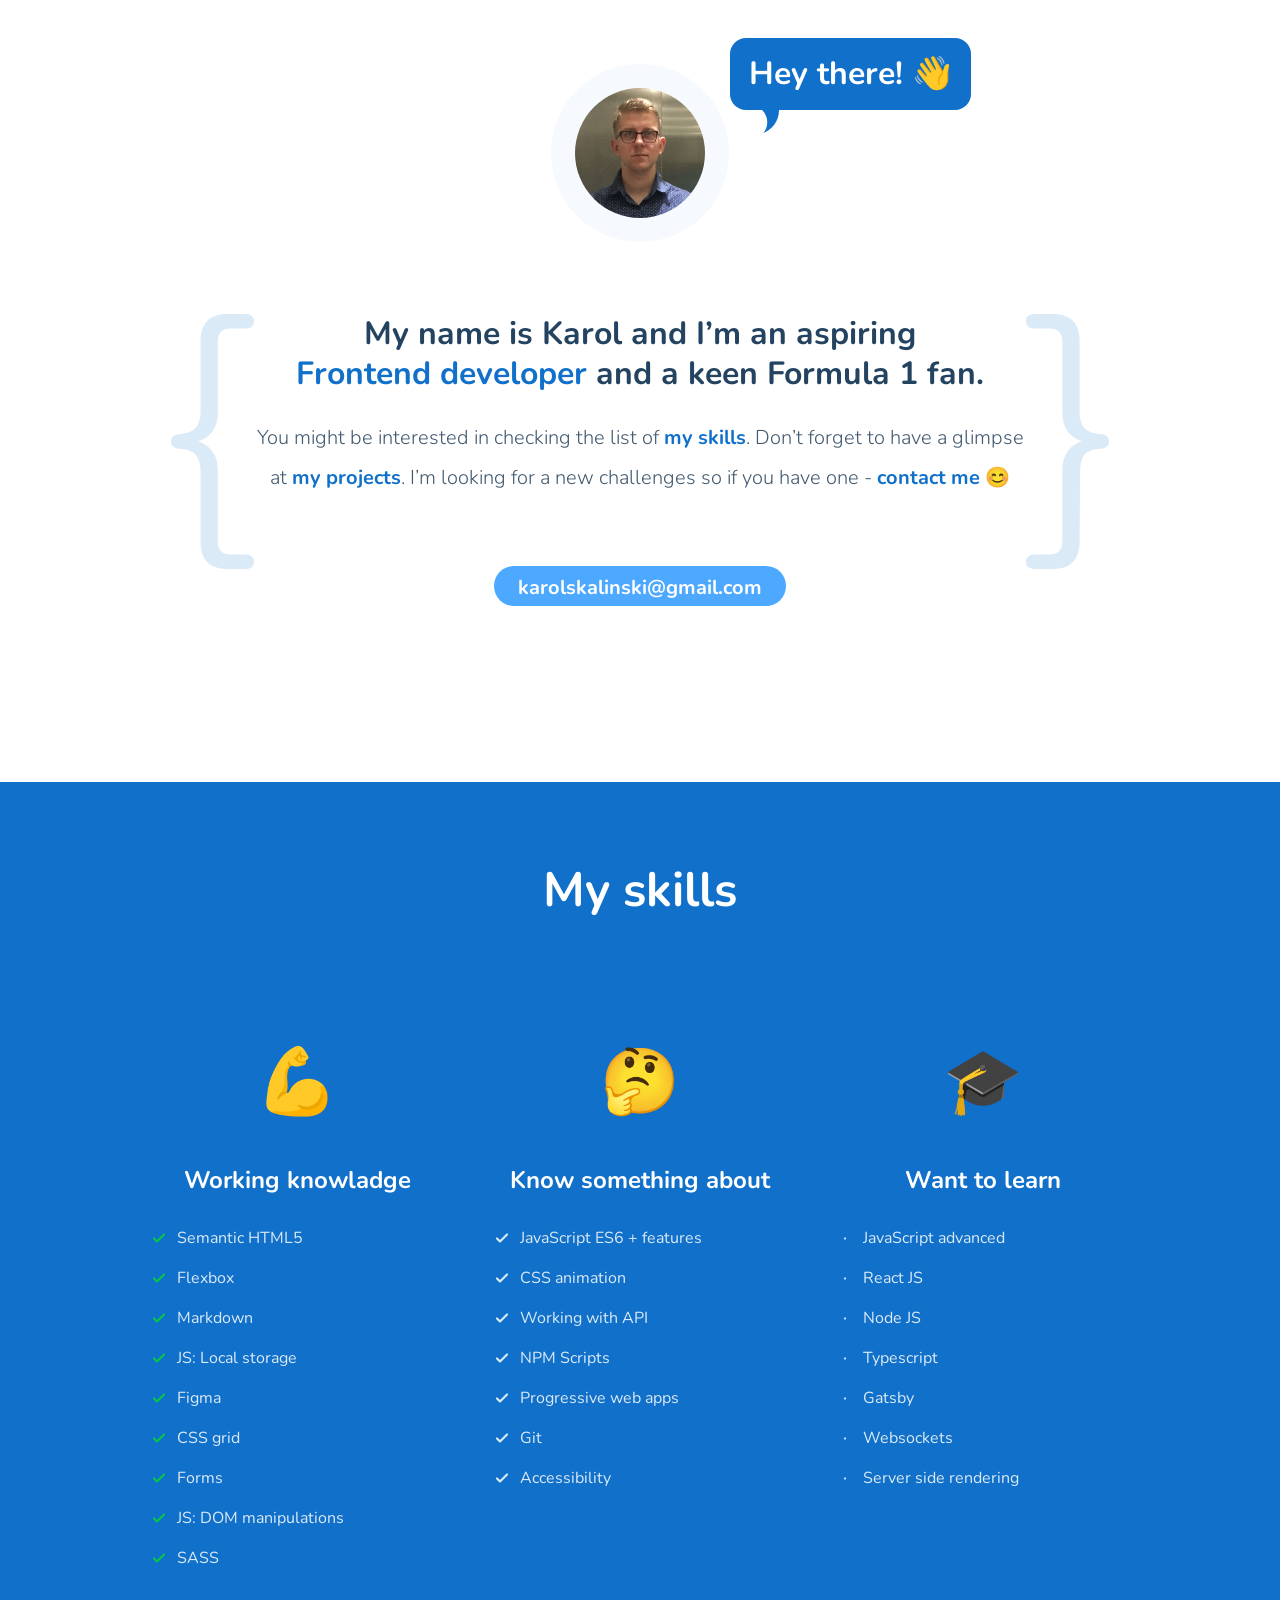
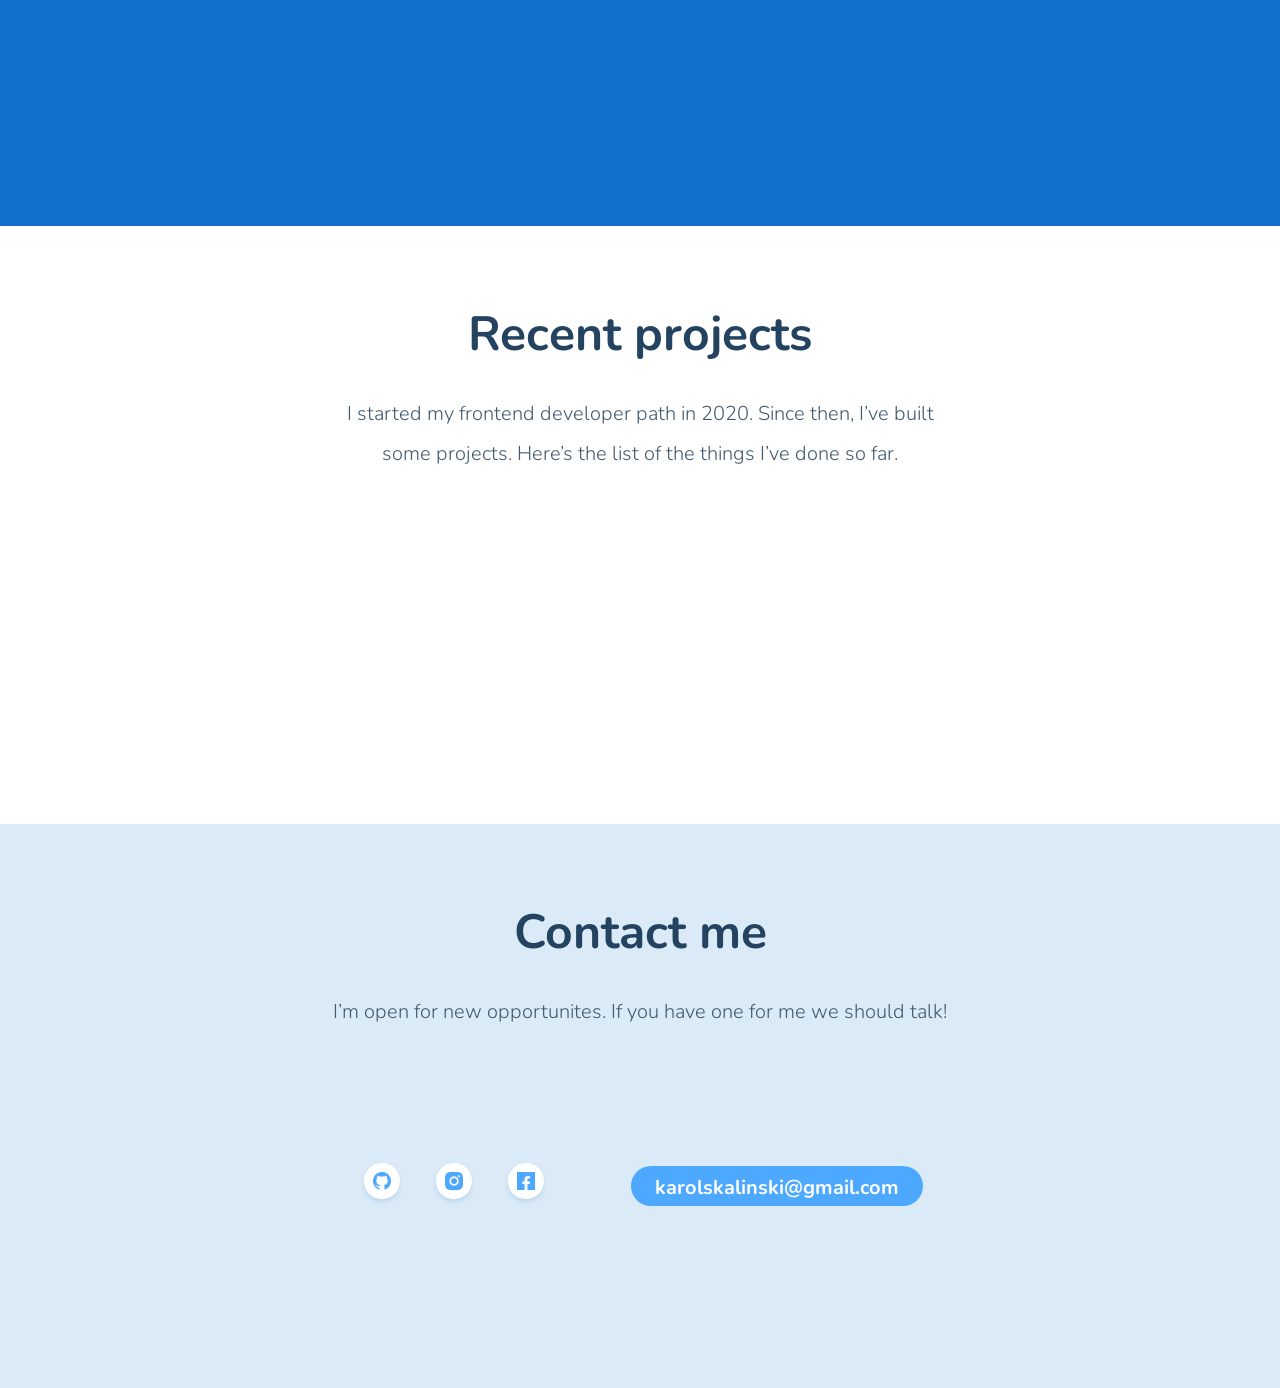
<file: index.html>
<!doctype html><html lang="en"><head><meta charset="UTF-8"/><meta name="viewport" content="width=device-width,initial-scale=1"/><title>Karol Skalinski Portfolio</title><meta name="description" content="Personal site with projects list & skill by Karol Skalinski"/><meta property="og:title" content="Karol Skalinski Portfolio"/><meta property="og:description" content="Personal site with projects list & skill by Karol Skalinski"/><meta property="og:url" content="https://skalutki.github.io/portfolio/"/><meta property="og:image" content="https://skalutki.github.io/portfolio/og.png"/><link href="index.a2364b12.css" rel="stylesheet"></head><body><main class="main"><header class="about-me"><div class="about-me__picture"><img src="img/karol1.66307d24.jpg" alt="Profile picture with smile Karol Skalinski" class="about-me__picture--picture"/> <span class="about-me__bubble"><span class="hello">Hey there! <span class="hand">👋</span></span></span></div><div class="about-me__container"><h1 class="about-me__title">My name is Karol and I’m an aspiring <span class="about-me__title--color">Frontend developer</span> and a keen Formula 1 fan.</h1><p class="about-me__description">You might be interested in checking the list of <a class="about-me__description--id" href="#skills">my skills</a>. Don’t forget to have a glimpse at <a class="about-me__description--id" href="#projects">my projects</a>. I’m looking for a new challenges so if you have one - <a class="about-me__description--id" href="#contact">contact me </a>😊</p><div class="position-mail"><a href="mailto:karolskalinski@gmail.com?subject=From_portfolio_on_github" class="about-me__mail mail">karolskalinski@gmail.com</a></div></div></header><section class="skills" id="skills"><h2 class="skills__title">My skills</h2><div class="skills__grid"><article class="skill"><div class="skill__div"><span class="skill__div__icon">💪</span></div><h3 class="skill__title">Working knowladge</h3><ul class="skill__list"><li class="skill__list--item skill__list--itemGreen">Semantic HTML5</li><li class="skill__list--item skill__list--itemGreen">Flexbox</li><li class="skill__list--item skill__list--itemGreen">Markdown</li><li class="skill__list--item skill__list--itemGreen">JS: Local storage</li><li class="skill__list--item skill__list--itemGreen">Figma</li><li class="skill__list--item skill__list--itemGreen">CSS grid</li><li class="skill__list--item skill__list--itemGreen">Forms</li><li class="skill__list--item skill__list--itemGreen">JS: DOM manipulations</li><li class="skill__list--item skill__list--itemGreen">SASS</li></ul></article><article class="skill"><div class="skill__div"><span class="skill__div__icon">🤔</span></div><h3 class="skill__title">Know something about</h3><ul class="skill__list"><li class="skill__list--item skill__list--itemWhite">JavaScript ES6 + features</li><li class="skill__list--item skill__list--itemWhite">CSS animation</li><li class="skill__list--item skill__list--itemWhite">Working with API</li><li class="skill__list--item skill__list--itemWhite">NPM Scripts</li><li class="skill__list--item skill__list--itemWhite">Progressive web apps</li><li class="skill__list--item skill__list--itemWhite">Git</li><li class="skill__list--item skill__list--itemWhite">Accessibility</li></ul></article><article class="skill"><div class="skill__div"><span class="skill__div__icon">🎓</span></div><h3 class="skill__title">Want to learn</h3><ul class="skill__list"><li class="skill__list--item skill__list--itemDot">JavaScript advanced</li><li class="skill__list--item skill__list--itemDot">React JS</li><li class="skill__list--item skill__list--itemDot">Node JS</li><li class="skill__list--item skill__list--itemDot">Typescript</li><li class="skill__list--item skill__list--itemDot">Gatsby</li><li class="skill__list--item skill__list--itemDot">Websockets</li><li class="skill__list--item skill__list--itemDot">Server side rendering</li></ul></article></div></section><section class="projects projects-js" id="projects"><div class="projects__container"><h2 class="projects__title">Recent projects</h2><p class="projects__description">I started my frontend developer path in 2020. Since then, I’ve built some projects. Here’s the list of the things I’ve done so far.</p></div><div class="projects__grid projects__grid-js"></div></section><footer class="contact" id="contact"><h2 class="contact__title">Contact me</h2><p class="contact__description">I’m open for new opportunites. If you have one for me we should talk!</p><div class="contact__container"><span class="contact__icons"><a href="#" class="contact__link"><img src="img/Github_icon.b42a5c88.png" class="contact__icon contact__icon-github" alt="Github icon." target="_blank" rel="noopener noreferrer"/></a><a href="#" class="contact__link"><img src="img/Instagram_icon.8e34ad99.png" class="contact__icon contact__icon-instagram" alt="Instagram icon." target="_blank" rel="noopener noreferrer"/></a><a href="#" class="contact__link"><img src="img/Facebook_icon.f292de3f.png" class="contact__icon contact__icon-facebook" alt="Facebook icon." target="_blank" rel="noopener noreferrer"/></a></span><div class="position-mail"><a href="mailto:karolskalinski@gmail.com?subject=From_portfolio_on_github" class="contact__mail mail">karolskalinski@gmail.com</a></div></div></footer></main><script src="index.a2364b12.js"></script></body></html>
</file>
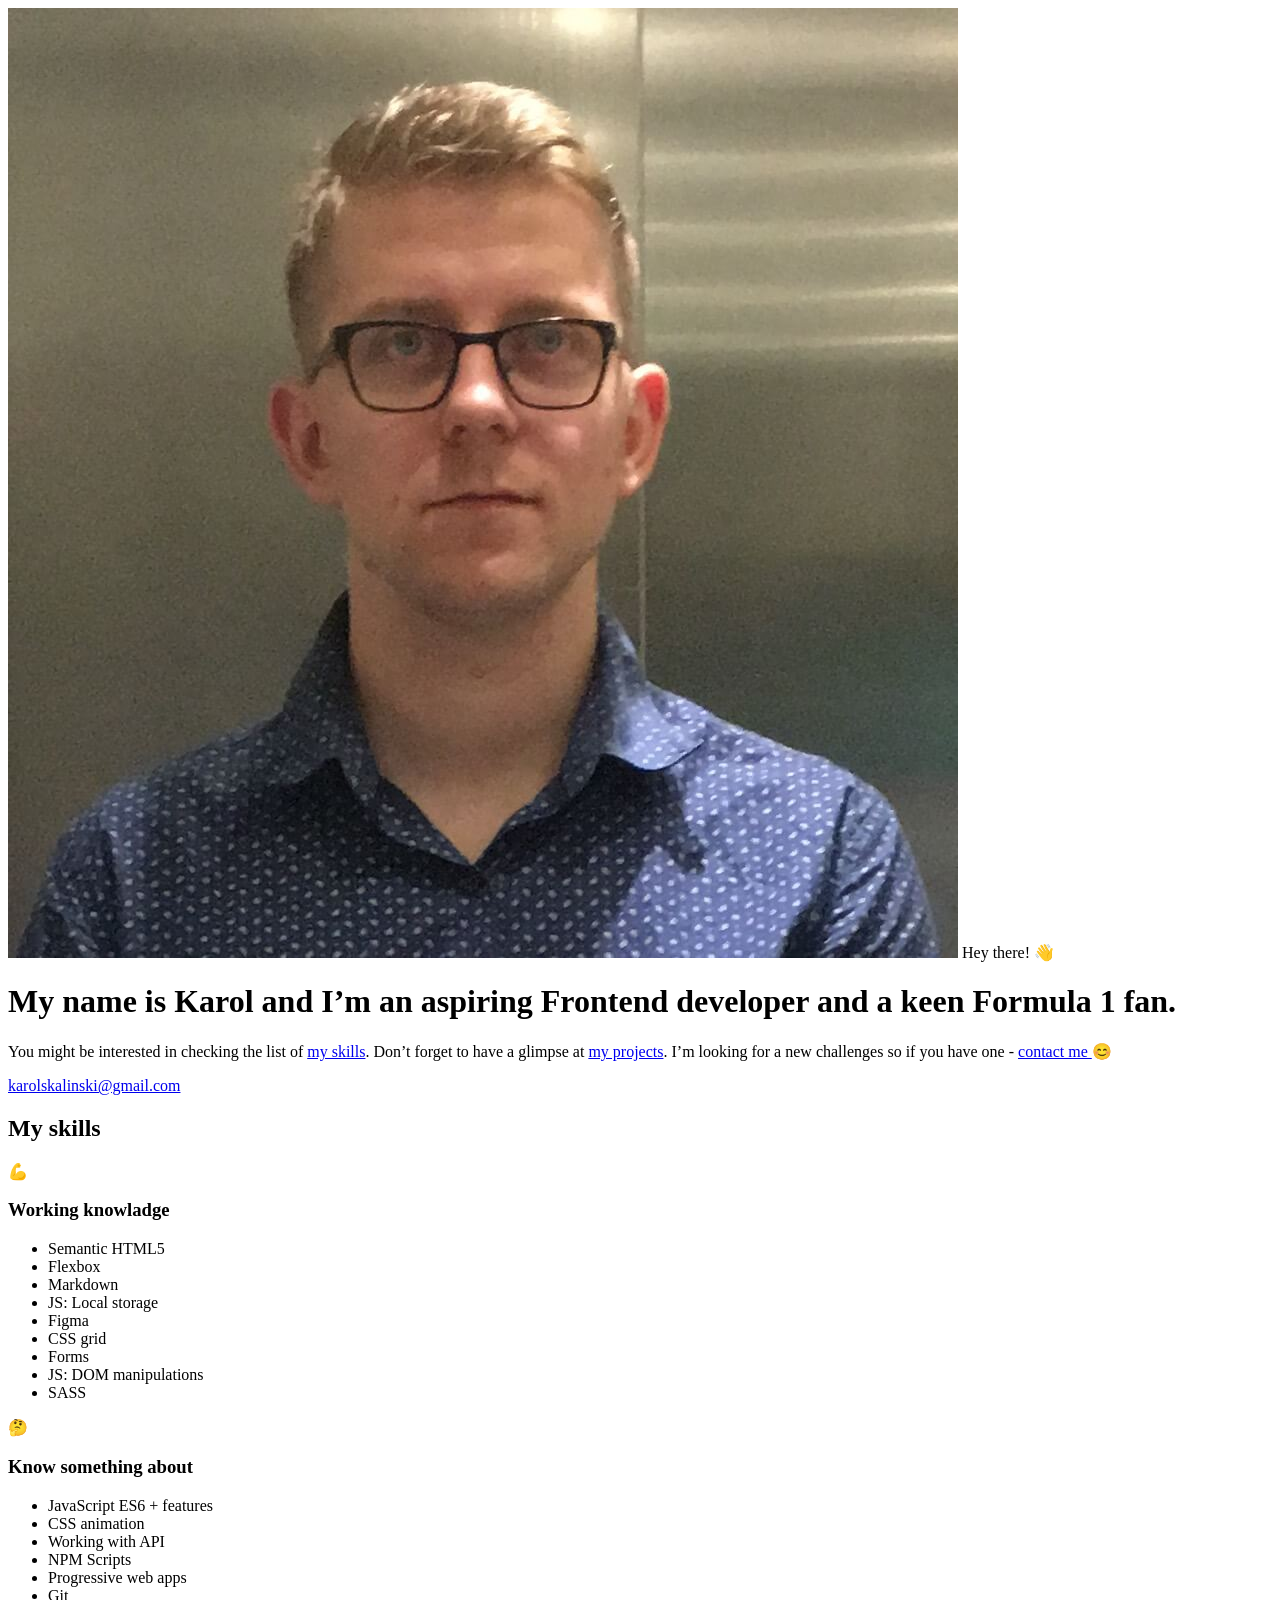
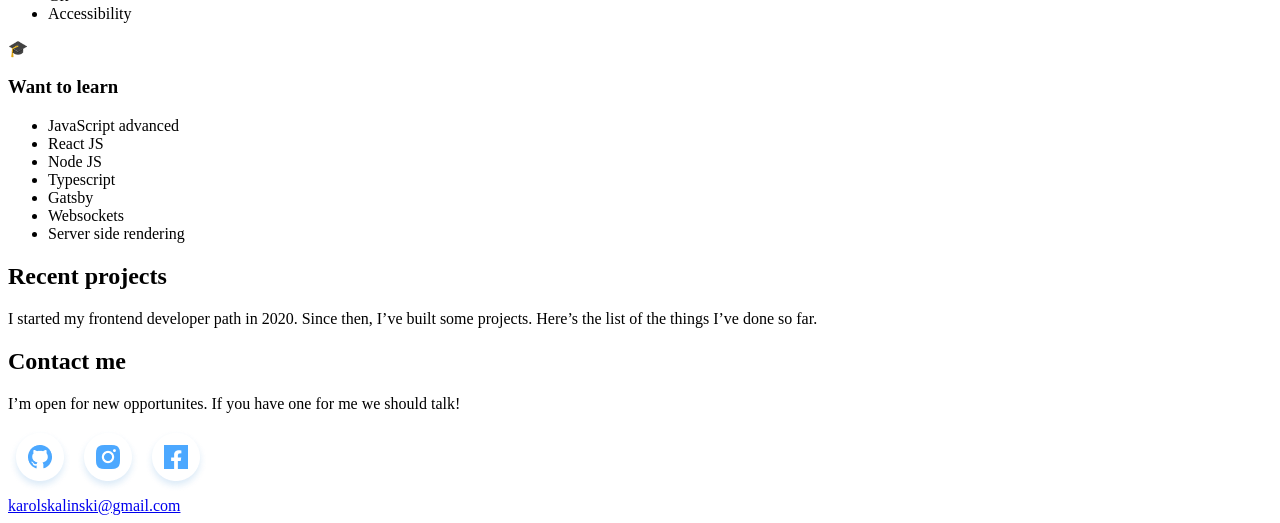
<file: src/pages/index.html>
<!DOCTYPE html>
<html lang="en">
  <head>
    <meta charset="UTF-8" />
    <meta name="viewport" content="width=device-width, initial-scale=1.0" />
    <title>Karol Skalinski Portfolio</title>
    <meta name="description" content="Personal site with projects list & skill by Karol Skalinski" />
    <!-- Title -->
    <meta property="og:title" content="Karol Skalinski Portfolio" />
    <!-- OPTIONAL description. 2-4 sentences. -->
    <meta property="og:description" content="Personal site with projects list & skill by Karol Skalinski" />
    <!-- full url with http(s) ie. https://maciejkorsan.github.io/my-repo/ -->
    <meta property="og:url" content="https://skalutki.github.io/portfolio/" />
    <!-- full url to the image with http(s) ie. https://maciejkorsan.github.io/my-repo/assets/img/fb.png. Facebook suggests at least 1200 x 630. -->
    <meta property="og:image" content="https://skalutki.github.io/portfolio/og.png" />
  </head>
  <body>
    <main class="main">
      <header class="about-me">
        <div class="about-me__picture">
          <img src="../assets/img/karol1.jpg" alt="Profile picture with smile Karol Skalinski" class="about-me__picture--picture" />
          <span class="about-me__bubble">
            <span class="hello">Hey there! <span class="hand">👋</span></span>
          </span>
        </div>

        <div class="about-me__container">
          <h1 class="about-me__title">
            My name is Karol and I’m an aspiring
            <span class="about-me__title--color">Frontend developer</span> and a keen Formula 1 fan.
          </h1>
          <p class="about-me__description">
            You might be interested in checking the list of
            <a class="about-me__description--id" href="#skills">my skills</a>. Don’t forget to have a glimpse at
            <a class="about-me__description--id" href="#projects">my projects</a>. I’m looking for a new challenges so if you have one -
            <a class="about-me__description--id" href="#contact">contact me </a>😊
          </p>
          <div class="position-mail">
            <a href="mailto:karolskalinski@gmail.com?subject=From_portfolio_on_github" class="about-me__mail mail">karolskalinski@gmail.com</a>
          </div>
        </div>
      </header>

      <section class="skills" id="skills">
        <h2 class="skills__title">My skills</h2>
        <div class="skills__grid">
          <article class="skill">
            <div class="skill__div">
              <span class="skill__div__icon">💪</span>
            </div>
            <h3 class="skill__title">Working knowladge</h3>
            <ul class="skill__list">
              <li class="skill__list--item skill__list--itemGreen">Semantic HTML5</li>
              <li class="skill__list--item skill__list--itemGreen">Flexbox</li>
              <li class="skill__list--item skill__list--itemGreen">Markdown</li>
              <li class="skill__list--item skill__list--itemGreen">JS: Local storage</li>
              <li class="skill__list--item skill__list--itemGreen">Figma</li>
              <li class="skill__list--item skill__list--itemGreen">CSS grid</li>
              <li class="skill__list--item skill__list--itemGreen">Forms</li>
              <li class="skill__list--item skill__list--itemGreen">JS: DOM manipulations</li>
              <li class="skill__list--item skill__list--itemGreen">SASS</li>
            </ul>
          </article>

          <article class="skill">
            <div class="skill__div">
              <span class="skill__div__icon">🤔</span>
            </div>
            <h3 class="skill__title">Know something about</h3>
            <ul class="skill__list">
              <li class="skill__list--item skill__list--itemWhite">JavaScript ES6 + features</li>
              <li class="skill__list--item skill__list--itemWhite">CSS animation</li>
              <li class="skill__list--item skill__list--itemWhite">Working with API</li>
              <li class="skill__list--item skill__list--itemWhite">NPM Scripts</li>
              <li class="skill__list--item skill__list--itemWhite">Progressive web apps</li>
              <li class="skill__list--item skill__list--itemWhite">Git</li>
              <li class="skill__list--item skill__list--itemWhite">Accessibility</li>
            </ul>
          </article>

          <article class="skill">
            <div class="skill__div">
              <span class="skill__div__icon">🎓</span>
            </div>
            <h3 class="skill__title">Want to learn</h3>
            <ul class="skill__list">
              <li class="skill__list--item skill__list--itemDot">JavaScript advanced</li>
              <li class="skill__list--item skill__list--itemDot">React JS</li>
              <li class="skill__list--item skill__list--itemDot">Node JS</li>
              <li class="skill__list--item skill__list--itemDot">Typescript</li>
              <li class="skill__list--item skill__list--itemDot">Gatsby</li>
              <li class="skill__list--item skill__list--itemDot">Websockets</li>
              <li class="skill__list--item skill__list--itemDot">Server side rendering</li>
            </ul>
          </article>
        </div>
      </section>

      <section class="projects projects-js" id="projects">
        <div class="projects__container">
          <h2 class="projects__title">Recent projects</h2>
          <p class="projects__description">
            I started my frontend developer path in 2020. Since then, I’ve built some projects. Here’s the list of the things I’ve done so far.
          </p>
        </div>
        <div class="projects__grid projects__grid-js"></div>
      </section>

      <footer class="contact" id="contact">
        <h2 class="contact__title">Contact me</h2>
        <p class="contact__description">I’m open for new opportunites. If you have one for me we should talk!</p>
        <div class="contact__container">
          <span class="contact__icons">
            <a href="#" class="contact__link"
              ><img
                src="../assets/icons/Github_icon.png"
                class="contact__icon contact__icon-github"
                alt="Github icon."
                target="_blank"
                rel="noopener noreferrer"
            /></a>
            <a href="#" class="contact__link"
              ><img
                src="../assets/icons/Instagram_icon.png"
                class="contact__icon contact__icon-instagram"
                alt="Instagram icon."
                target="_blank"
                rel="noopener noreferrer"
            /></a>
            <a href="#" class="contact__link"
              ><img
                src="../assets/icons/Facebook_icon.png"
                class="contact__icon contact__icon-facebook"
                alt="Facebook icon."
                target="_blank"
                rel="noopener noreferrer"
            /></a>
          </span>
          <div class="position-mail">
            <a href="mailto:karolskalinski@gmail.com?subject=From_portfolio_on_github" class="contact__mail mail">karolskalinski@gmail.com</a>
          </div>
        </div>
      </footer>
    </main>
  </body>
</html>
</file>
<file: index.a2364b12.css>
@import url(https://fonts.googleapis.com/css2?family=Nunito:wght@300;600;700&family=Roboto+Mono:ital,wght@0,400;1,600&display=swap);
/*! normalize.css v8.0.1 | MIT License | github.com/necolas/normalize.css */html{line-height:1.15;-webkit-text-size-adjust:100%}body{margin:0}main{display:block}h1{font-size:2em;margin:.67em 0}hr{box-sizing:content-box;height:0;overflow:visible}pre{font-family:monospace,monospace;font-size:1em}a{background-color:transparent}abbr[title]{border-bottom:none;text-decoration:underline;text-decoration:underline dotted}b,strong{font-weight:bolder}code,kbd,samp{font-family:monospace,monospace;font-size:1em}small{font-size:80%}sub,sup{font-size:75%;line-height:0;position:relative;vertical-align:baseline}sub{bottom:-.25em}sup{top:-.5em}img{border-style:none}button,input,optgroup,select,textarea{font-family:inherit;font-size:100%;line-height:1.15;margin:0}button,input{overflow:visible}button,select{text-transform:none}[type=button],[type=reset],[type=submit],button{-webkit-appearance:button}[type=button]::-moz-focus-inner,[type=reset]::-moz-focus-inner,[type=submit]::-moz-focus-inner,button::-moz-focus-inner{border-style:none;padding:0}[type=button]:-moz-focusring,[type=reset]:-moz-focusring,[type=submit]:-moz-focusring,button:-moz-focusring{outline:1px dotted ButtonText}fieldset{padding:.35em .75em .625em}legend{box-sizing:border-box;color:inherit;display:table;max-width:100%;padding:0;white-space:normal}progress{vertical-align:baseline}textarea{overflow:auto}[type=checkbox],[type=radio]{box-sizing:border-box;padding:0}[type=number]::-webkit-inner-spin-button,[type=number]::-webkit-outer-spin-button{height:auto}[type=search]{-webkit-appearance:textfield;outline-offset:-2px}[type=search]::-webkit-search-decoration{-webkit-appearance:none}::-webkit-file-upload-button{-webkit-appearance:button;font:inherit}details{display:block}summary{display:list-item}[hidden],template{display:none}.about-me{padding:64px 16px 88px;position:relative;text-align:center}@media screen and (min-width:768px){.about-me{max-width:768px;margin:0 auto}}@media screen and (min-width:960px){.about-me{max-width:100%;padding-bottom:176px}}.about-me__bubble{position:absolute;left:calc(50% + 90px);top:-26px}.about-me__picture{display:flex;justify-content:center;align-items:center;position:relative}.about-me__picture--picture{width:96px;height:96px;border:16px solid #f6f9fd;border-radius:50%}@media screen and (min-width:960px){.about-me__picture--picture{width:178px;height:178px;border:24px solid #f6f9fd}}.about-me__title{color:#234361;font-weight:700;font-size:26px;line-height:32px;margin-top:72px;margin-bottom:16px}.about-me__title--color{color:#1070ca;white-space:nowrap}@media screen and (min-width:960px){.about-me__title{font-size:32px;line-height:40px;margin-bottom:24px}}.about-me__description{font-size:16px;line-height:32px;margin-bottom:0}@media screen and (min-width:960px){.about-me__description{font-size:20px;line-height:40px;font-weight:300;color:#425a70}}.about-me__description--id{text-decoration:none;color:#1070ca;font-weight:700}.about-me__mail{margin-top:48px}@media screen and (min-width:960px){.about-me__mail{margin:68px 0 0}}.about-me__container{position:relative;margin:0 auto}@media screen and (min-width:960px){.about-me__container{max-width:786px}.about-me__container:before{background:url(img/{.e24c2ca0.svg);left:-76px}.about-me__container:after,.about-me__container:before{content:"";width:83.23px;height:254.88px;position:absolute;display:block}.about-me__container:after{background:url(img/}.767db10b.svg);right:-76px;top:0}}.hello{display:none;margin:0}@media screen and (min-width:960px){.hello{display:block;padding:16px 19px;border-radius:16px;font-style:normal;font-weight:700;font-size:32px;line-height:40px;background-color:#1070ca;color:#fff;position:relative}.hello:after{position:absolute;top:100%;left:32px;content:"";display:block;width:17.42px;height:22.66px;background:url(img/Speech_cloud.c1a0c04b.svg)}}@-webkit-keyframes wave{0%{transform:rotate(-10deg)}50%{transform:rotate(30deg)}to{transform:rotate(-10deg)}}@keyframes wave{0%{transform:rotate(-10deg)}50%{transform:rotate(30deg)}to{transform:rotate(-10deg)}}.hand{display:inline-block;-webkit-animation:wave 1.5s ease-in-out infinite;animation:wave 1.5s ease-in-out infinite;transform-origin:center center}.skills{background-color:#1070ca;color:#fff;padding:64px 16px 88px}.skills__title{text-align:center;font-size:36px;line-height:48px;font-weight:700;font-style:normal;margin-bottom:64px}@media screen and (min-width:960px){.skills__title{font-size:48px;line-height:56px;margin:0 0 128px}}@media screen and (min-width:960px){.skills__grid{display:grid;grid-template-columns:1fr 1fr 1fr;max-width:1184px;margin:0 auto}}@media screen and (min-width:960px){.skills{padding:80px 126px 176px}}.skill{max-width:288px;margin:64px auto}@media screen and (min-width:960px){.skill{margin-top:0}}.skill__div{display:flex;justify-content:center;align-items:center}.skill__div__icon{font-style:normal;font-size:64px;line-height:72px;margin-bottom:16px}.skill__div__icon,.skill__title{font-weight:700;text-align:center}.skill__title{font-size:24px;line-height:44px}.skill__list{list-style-type:none;padding:0;margin:0 auto;width:288px;color:#dbeaf7;font-style:normal;font-weight:400;font-size:16px;line-height:24px}.skill__list--item{padding:0 0 0 24px;margin:0 0 16px;position:relative}.skill__list--itemGreen:before{position:absolute;left:0;content:url(img/small-tick-green.3161e0bf.png)}.skill__list--itemWhite:before{position:absolute;left:0;content:url(img/small-tick-white.5039dd0b.png)}.skill__list--itemDot:before{position:absolute;left:0;content:url(img/Bullet.c6b2af05.png)}.projects{padding:68px 16px 88px}.projects__title{text-align:center;font-size:36px;line-height:48px;font-weight:700;color:#234361;margin:0 0 32px}@media screen and (min-width:960px){.projects__title{font-size:48px;line-height:56px}}.projects__description{font-style:normal;font-weight:300;font-size:16px;line-height:32px;text-align:center;margin:0 auto 46px}@media screen and (min-width:960px){.projects__description{font-size:20px;line-height:40px}}@media screen and (min-width:960px){.projects__container{padding:0 201px 128px}}.projects__grid{display:grid;-moz-column-gap:24px;column-gap:24px;row-gap:24px}@media screen and (min-width:768px){.projects__grid{grid-template-columns:1fr 1fr}}@media screen and (min-width:960px){.projects{padding:80px 126px 176px}}.project{background:#212528;font-family:Roboto Mono,monospace;font-size:13px;border-radius:16px;box-shadow:0 4px 16px rgba(0,0,0,.25);overflow:hidden;color:#808082}.project__header{background:#1e1e1e;height:40px;display:flex;align-items:center;justify-content:flex-start;padding-left:12px}.project__header--icon{display:block;background:#464a4d;width:8px;height:8px;border-radius:50%;margin-right:8px}.project__content{padding:24px 16px 48px}@media screen and (min-width:960px){.project__content{padding:12px 48px 82px}}.project__avatar{margin-bottom:24px}.project__grid{display:grid;grid-template-columns:102px 1fr;grid-column-gap:4px;margin:0}.project__title{font-size:13px;font-weight:400;margin-bottom:8px}.project__title--name{font-weight:700;color:#fff}.project__link{color:#14b5d0;text-decoration:none}.project__label{text-align:end;display:block}.project__description{margin-bottom:24px}.project__description--name{color:#a3a3a3}.project__demo{margin-bottom:8px}.contact{background-color:#dbeaf7;padding:64px 16px 88px}.contact__title{color:#234361;font-weight:700;font-size:36px;line-height:48px;text-align:center;margin:0 0 32px}@media screen and (min-width:960px){.contact__title{font-size:48px;line-height:56px}}.contact__description{color:#425a70;font-weight:300;font-size:16px;line-height:32px;text-align:center;margin:0 0 56px}@media screen and (min-width:960px){.contact__description{font-size:20px;line-height:40px;margin-bottom:128px}}.contact__icons{display:flex;justify-content:center;align-items:center;margin-bottom:64px}@media screen and (min-width:960px){.contact__icons{margin-bottom:0}}.contact__icon{height:48px;padding-right:24px}.contact__icon__link{width:72px;height:48px}@media screen and (min-width:960px){.contact__container{display:flex;justify-content:space-around;align-items:center}}@media screen and (min-width:960px){.contact{padding:80px 329px 176px}}html{box-sizing:border-box;scroll-behavior:smooth}*,:after,:before{box-sizing:inherit}body{background:#fff;color:#425a70;min-height:100vh;min-width:320px;width:100%;font-family:Nunito,sans-serif;font-weight:300}.position-mail{display:flex;justify-content:center;align-items:center;box-sizing:border-box}.mail{text-align:center;background-color:#4da8ff;border-radius:48px;height:40px;text-decoration:none;color:#fff;padding:2px 24px 4px;font-size:20px;font-weight:700;line-height:40px}
</file>
